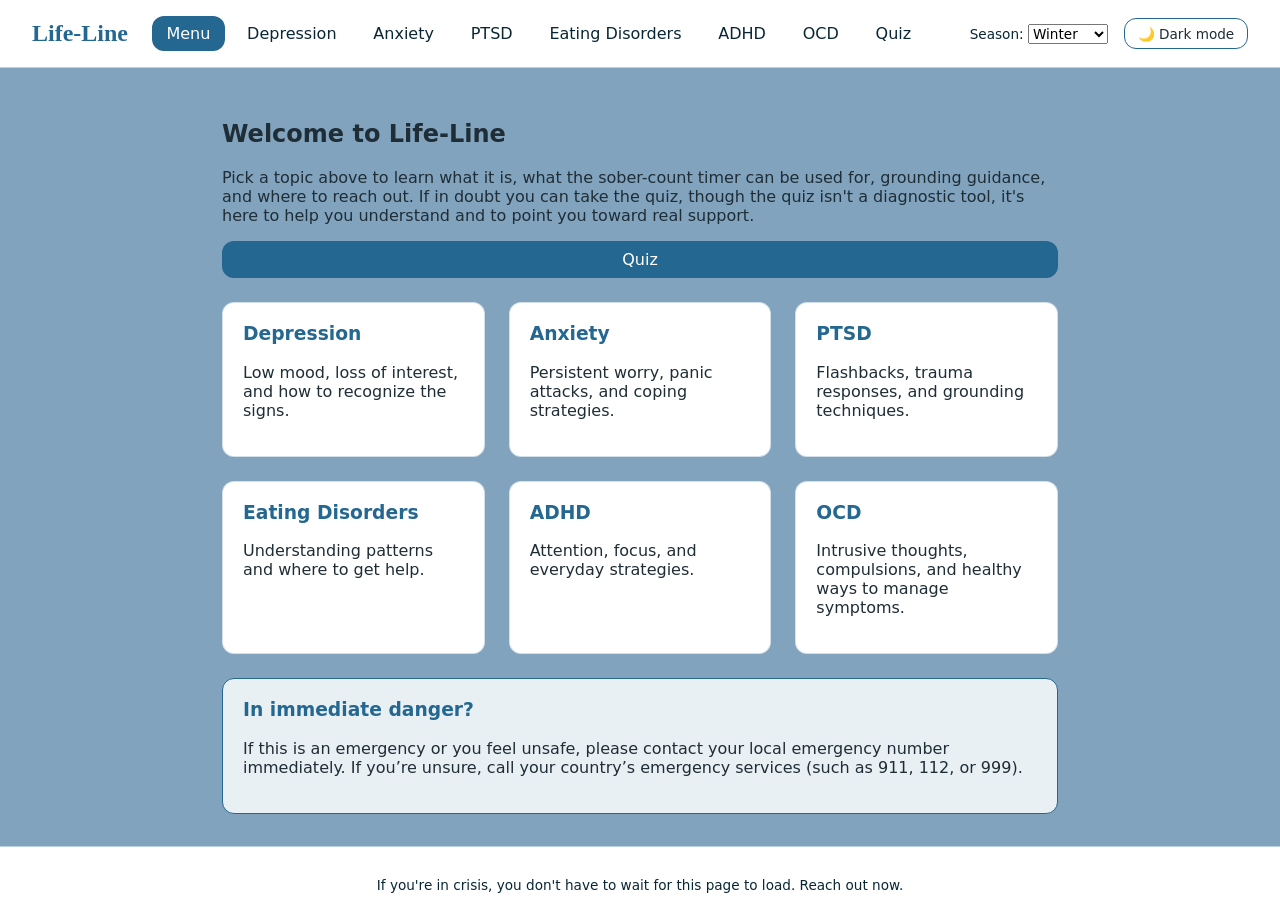
<file: index.html>
<!DOCTYPE html>
<html lang="en" data-season="winter" data-mode="light">
<head>
  <meta charset="UTF-8">
  <meta name="viewport" content="width=device-width, initial-scale=1.0">
  <title>Life-Line</title>
  <link rel="stylesheet" href="css/style.css">
</head>
<body>

  <div class="page">

    <header class="site-header">
      <h1 class="logo">Life-Line</h1>

      <nav class="main-nav">
        <button class="nav-link" data-section="menu">Menu</button>
        <button class="nav-link" data-section="depression">Depression</button>
        <button class="nav-link" data-section="anxiety">Anxiety</button>
        <button class="nav-link" data-section="ptsd">PTSD</button>
        <button class="nav-link" data-section="ed">Eating Disorders</button>
        <button class="nav-link" data-section="adhd">ADHD</button>
        <button class="nav-link" data-section="ocd">OCD</button>
        <button class="nav-link" data-section="quiz">Quiz</button>
      </nav>

      <div class="theme-controls">
        <label>
          Season:
          <select id="season-select">
            <option value="winter">Winter</option>
            <option value="spring">Spring</option>
            <option value="summer">Summer</option>
            <option value="autumn">Autumn</option>
          </select>
        </label>
        <button id="mode-toggle" aria-pressed="false">🌙 Dark mode</button>
      </div>
    </header>

    <main id="content" class="content" aria-live="polite">
      <!-- Section HTML gets injected here by js/main.js -->
    </main>

    <footer class="site-footer">
      <p>If you're in crisis, you don't have to wait for this page to load. Reach out now.</p>
    </footer>

  </div>

  <script src="js/main.js"></script>
</body>
</html>
</file>
<file: css/style.css>
/* ============================================
   THEME
   One set of variables per season, overridden by [data-season].
   [data-mode="dark"] flips text/background regardless of season.
   ============================================ */

:root {
  --font-heading: "Georgia", serif;
  --font-body: system-ui, sans-serif;

  --radius: 12px;
  --gap: 1.5rem;

  /* fallback palette, overridden below */
  --accent: #7a9e7e;
  --bg: #fdfaf4;
  --surface: #ffffff;
  --text: #2b2b2b;
  --text-muted: #6b6b6b;
}

/* ---- Seasons (light mode base) ---- */
[data-season="winter"] {
  --accent: #246791;
  --bg: #81a3be;
  --surface: #ffffff;
  --text: #1f2d36;
  --text-muted: #092635;
}

[data-season="spring"] {
  --accent: #42751b;
  --bg: #adc580;
  --surface: #ffffff;
  --text: #253321;
  --text-muted: #284619;
}

[data-season="summer"] {
  --accent: #cc9621;
  --bg: #ffdb9e;
  --surface: #ffffff;
  --text: #3a2204;
  --text-muted: #4e2a02;
}

[data-season="autumn"] {
  --accent: #883d1f;
  --bg: #c58d73;
  --surface: #ffffff;
  --text: #361607;
  --text-muted: #3a1908;
}

/* ---- Dark mode: same seasonal accent, dark surfaces ---- */
[data-mode="dark"] {
  --bg: #14181b;
  --surface: #1e2428;
  --text: #eceff1;
  --text-muted: #9aa5ab;
}

* {
  box-sizing: border-box;
}

body {
  margin: 0;
  font-family: var(--font-body);
  background: var(--bg);
  color: var(--text);
  transition: background 0.3s ease, color 0.3s ease;
}

button, select {
  font: inherit;
}

/* ============================================
   GRID
   header / content / footer as named grid areas.
   ============================================ */
 
.page {
  min-height: 100vh;
  display: grid;
  grid-template-rows: auto 1fr auto;
  grid-template-areas:
    "header"
    "main"
    "footer";
}
 
.site-header {
  grid-area: header;
  display: grid;
  grid-template-columns: auto 1fr auto;
  align-items: center;
  gap: var(--gap);
  padding: 1rem 2rem;
  background: var(--surface);
  border-bottom: 1px solid color-mix(in srgb, var(--accent) 30%, transparent);
}
 
.logo {
  font-family: var(--font-heading);
  color: var(--accent);
  margin: 0;
  font-size: 1.5rem;
}
 
.main-nav {
  display: grid;
  grid-auto-flow: column;
  gap: 0.5rem;
  justify-content: start;
}
 
.nav-link {
  border: none;
  background: transparent;
  color: var(--text-muted);
  padding: 0.5rem 0.9rem;
  border-radius: var(--radius);
  cursor: pointer;
}
 
.nav-link:hover,
.nav-link:focus-visible {
  background: color-mix(in srgb, var(--accent) 15%, transparent);
  color: var(--text);
}
 
.nav-link.active {
  background: var(--accent);
  color: white;
}
 
.theme-controls {
  display: grid;
  grid-auto-flow: column;
  gap: 1rem;
  align-items: center;
  font-size: 0.85rem;
  color: var(--text-muted);
}
 
#mode-toggle {
  border: 1px solid var(--accent);
  background: transparent;
  color: var(--text);
  border-radius: var(--radius);
  padding: 0.4rem 0.8rem;
  cursor: pointer;
}
 
.content {
  grid-area: main;
  padding: 2rem;
  max-width: 900px;
  margin: 0 auto;
  width: 100%;
}
 
.site-footer {
  grid-area: footer;
  padding: 1rem 2rem;
  text-align: center;
  font-size: 0.85rem;
  color: var(--text-muted);
  background: var(--surface);
  border-top: 1px solid color-mix(in srgb, var(--accent) 30%, transparent);
}
 
/* ============================================
   LAYOUT
   Cards use Grid instead of nested divs with margins.
   ============================================ */
 
.section-grid {
  display: grid;
  gap: var(--gap);
  grid-template-columns: repeat(auto-fit, minmax(220px, 1fr));
}

.menu-link {
  display: grid;
  gap: var(--gap);
  grid-template-columns: repeat(auto-fit, minmax(220px, 1fr));
}

.quizlink {
  background: var(--surface);
  background: var(--accent);
  color: white;
  padding: 0.5rem 1rem;
  border-radius: var(--radius);
  cursor: pointer;
  border: 1px solid color-mix(in srgb, var(--accent) 20%, transparent);
  margin-bottom: 1.5rem;
}
 
.card {
  background: var(--surface);
  border-radius: var(--radius);
  padding: 1.25rem;
  border: 1px solid color-mix(in srgb, var(--accent) 20%, transparent);
}
 
.card h2 {
  color: var(--accent);
  margin-top: 0;
}
 
.card h3 {
  color: var(--accent);
  margin-top: 0;
}
 
.card h4 {
  color: var(--text);
  margin: 1rem 0 0.4rem;
  font-size: 0.95rem;
}
 
.card ul {
  margin: 0.25rem 0 0.75rem;
  padding-left: 1.2rem;
  color: var(--text-muted);
}
 
.card ul li {
  margin-bottom: 0.35rem;
}
 
/* A card that spans the full row instead of one grid cell —
   used for content-heavy sections like Guidance. */
.card-wide {
  grid-column: 1 / -1;
}
 
/* Quoted gentle-reminder / encouragement lines */
.quote-list {
  list-style: none;
  padding-left: 0;
}
 
.quote-list li {
  font-style: italic;
  padding: 0.4rem 0.75rem;
  border-left: 3px solid var(--accent);
  margin-bottom: 0.5rem;
  background: color-mix(in srgb, var(--accent) 8%, transparent);
  border-radius: 0 var(--radius) var(--radius) 0;
}
 
/* Crisis / emergency callout */
.lifeline-card {
  border: 1px solid var(--accent);
  background: color-mix(in srgb, var(--accent) 10%, var(--surface));
}
 
.lifeline-card .emergency {
  font-weight: 600;
  padding: 0.75rem;
  border-radius: var(--radius);
  background: color-mix(in srgb, var(--accent) 18%, transparent);
}
 
@media (max-width: 640px) {
  .site-header {
    grid-template-columns: 1fr;
    justify-items: start;
  }
}
 
/* ===========================
   COUNT UP TIMER
=========================== */

.timer-card {
    display: grid;
    gap: 1.5rem;
      margin-bottom: 1.5rem;
}

.timer-card h2 {
    margin: 0;
    text-align: center;
    color: var(--accent);
}

.timer-display {
    display: grid;
    grid-template-columns: repeat(auto-fit, minmax(90px,1fr));
    gap: 1rem;
}

.time-box {
    background: color-mix(in srgb, var(--accent) 10%, var(--surface));
    border: 1px solid color-mix(in srgb, var(--accent) 25%, transparent);
    border-radius: var(--radius);
    padding: 1rem;
    text-align: center;
}

.time-box span {
    display: block;
    font-size: 1.8rem;
    font-weight: bold;
    color: var(--accent);
}

.time-box small {
    color: var(--text-muted);
}

.progress-container {
    width: 100%;
    height: 18px;
    background: color-mix(in srgb, var(--accent) 10%, transparent);
    border-radius: 999px;
    overflow: hidden;
}

.progress-fill {
    width: 0%;
    height: 100%;
    background: var(--accent);
    transition: width .3s linear;
}

.timer-buttons {
    display: flex;
    justify-content: center;
    gap: 1rem;
}

.timer-buttons button {
    padding: .7rem 1.4rem;
    border-radius: var(--radius);
    border: none;
    cursor: pointer;
    background: var(--accent);
    color: white;
    font-weight: 600;
}

.timer-buttons button:hover {
    opacity: .9;
}
</file>
